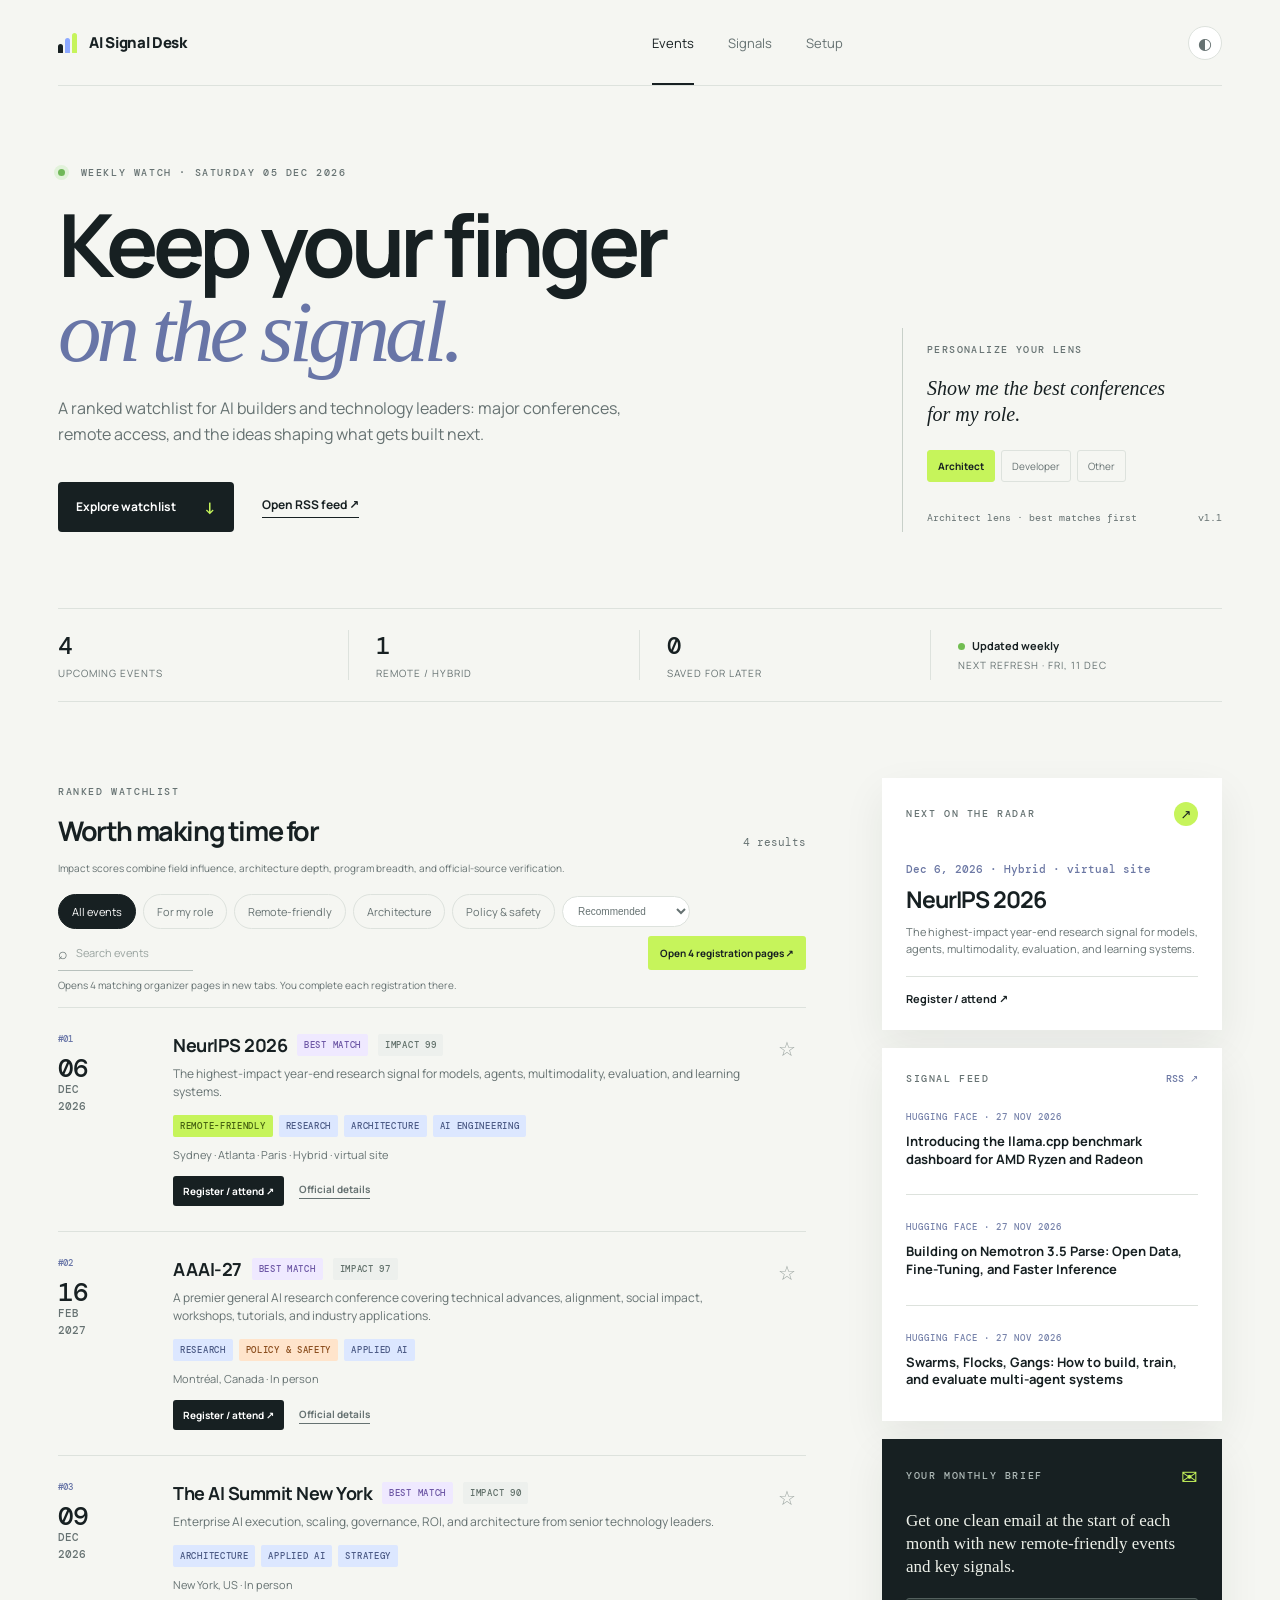
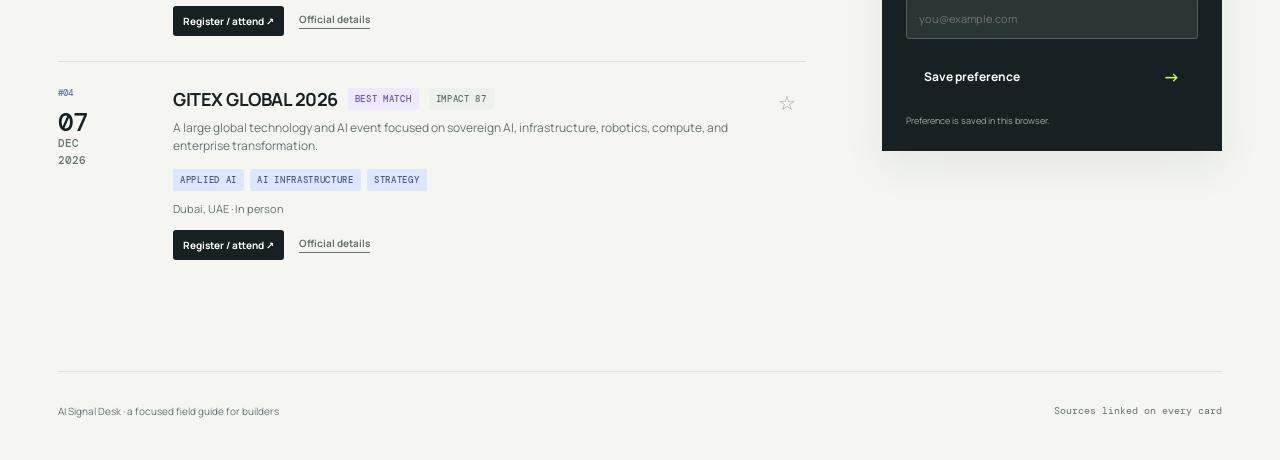
<file: index.html>
<!doctype html>
<html lang="en">
  <head>
    <meta charset="UTF-8" />
    <meta name="viewport" content="width=device-width, initial-scale=1.0" />
    <meta name="description" content="A ranked weekly watchlist for notable AI conferences, remote access, and architecture signals." />
    <title>AI Signal Desk</title>
    <link rel="preconnect" href="https://fonts.googleapis.com" />
    <link rel="preconnect" href="https://fonts.gstatic.com" crossorigin />
    <link href="https://fonts.googleapis.com/css2?family=DM+Mono:wght@400;500&family=Manrope:wght@400;500;600;700;800&display=swap" rel="stylesheet" />
    <link rel="stylesheet" href="styles.css" />
  </head>
  <body>
    <div class="app-shell">
      <header class="topbar">
        <a class="brand" href="#top" aria-label="AI Signal Desk home">
          <span class="brand-mark" aria-hidden="true"><i></i><i></i><i></i></span>
          <span>AI Signal Desk</span>
        </a>
        <nav class="topnav" aria-label="Primary navigation">
          <a class="active" href="#events">Events</a>
          <a href="#signals">Signals</a>
          <a href="#setup">Setup</a>
        </nav>
        <button class="icon-button" id="themeToggle" aria-label="Toggle color theme" title="Toggle color theme">◐</button>
      </header>

      <main id="top">
        <section class="hero">
          <div class="hero-copy">
            <div class="eyebrow"><span class="live-dot"></span> Weekly watch · <span id="watchDate">today</span></div>
            <h1>Keep your finger<br /><em>on the signal.</em></h1>
            <p class="hero-lede">A ranked watchlist for AI builders and technology leaders: major conferences, remote access, and the ideas shaping what gets built next.</p>
            <div class="hero-actions">
              <a class="button button-primary" href="#events">Explore watchlist <span>↓</span></a>
              <a class="text-link" href="feed.xml" target="_blank" rel="noreferrer">Open RSS feed ↗</a>
            </div>
          </div>
          <aside class="hero-note">
            <span class="note-label">Personalize your lens</span>
            <p class="role-prompt">Show me the best conferences for my role.</p>
            <div class="role-picker" role="group" aria-label="Choose your role">
              <button class="role-button active" data-role="architect">Architect</button>
              <button class="role-button" data-role="developer">Developer</button>
              <button class="role-button" data-role="other">Other</button>
            </div>
            <div class="note-footer"><span id="roleStatus">Architect lens · best matches first</span><span class="mono">v1.1</span></div>
          </aside>
        </section>

        <section class="metrics" aria-label="Watchlist summary">
          <div class="metric"><span class="metric-value" id="upcomingCount">—</span><span class="metric-label">upcoming events</span></div>
          <div class="metric"><span class="metric-value" id="remoteCount">—</span><span class="metric-label">remote / hybrid</span></div>
          <div class="metric"><span class="metric-value" id="savedCount">0</span><span class="metric-label">saved for later</span></div>
          <div class="metric metric-status"><span class="status-pill"><span class="status-dot"></span> Updated weekly</span><span class="metric-label">next refresh · <span id="nextRefresh">next Friday</span></span></div>
        </section>

        <section class="content-grid" id="events">
          <div class="events-column">
            <div class="section-heading">
              <div><span class="eyebrow">Ranked watchlist</span><h2>Worth making time for</h2></div>
              <span class="muted mono" id="resultCount">— results</span>
            </div>
            <p class="ranking-note">Impact scores combine field influence, architecture depth, program breadth, and official-source verification.</p>
            <div class="filters" role="toolbar" aria-label="Filter events">
              <button class="filter active" data-filter="all">All events</button>
              <button class="filter" data-filter="relevant">For my role</button>
              <button class="filter" data-filter="remote">Remote-friendly</button>
              <button class="filter" data-filter="architecture">Architecture</button>
              <button class="filter" data-filter="policy">Policy & safety</button>
              <label class="sort-box"><span class="sr-only">Sort events</span><select id="sortSelect"><option value="recommended">Recommended</option><option value="impact">Highest impact</option><option value="soonest">Soonest</option></select></label>
              <label class="search-box"><span aria-hidden="true">⌕</span><input id="searchInput" type="search" placeholder="Search events" /></label>
              <button class="bulk-button" id="openAllButton" type="button">Open all registration pages <span>↗</span></button>
            </div>
            <p class="bulk-note" id="bulkNote">Opens every matching organizer page in a new tab. You complete each registration there.</p>
            <div class="event-list" id="eventList" aria-live="polite"></div>
            <div class="empty-state hidden" id="emptyState">No events match that filter. Try a broader signal.</div>
          </div>

          <aside class="side-column">
            <section class="panel next-panel">
              <div class="panel-heading"><span class="eyebrow">Next on the radar</span><span class="mini-icon">↗</span></div>
              <div id="nextEvent"></div>
            </section>
            <section class="panel signal-panel" id="signals">
              <div class="panel-heading"><span class="eyebrow">Signal feed</span><a href="feed.xml" target="_blank" rel="noreferrer">RSS ↗</a></div>
              <div id="signalList"></div>
            </section>
            <section class="panel setup-panel" id="setup">
              <div class="panel-heading"><span class="eyebrow">Your monthly brief</span><span class="mail-icon">✉</span></div>
              <p>Get one clean email at the start of each month with new remote-friendly events and key signals.</p>
              <form id="subscribeForm">
                <label class="sr-only" for="emailInput">Email address</label>
                <input id="emailInput" type="email" placeholder="you@example.com" required />
                <button class="button button-dark" type="submit">Save preference <span>→</span></button>
              </form>
              <small id="subscribeStatus">Preference is saved in this browser.</small>
            </section>
          </aside>
        </section>
      </main>

      <footer class="footer"><span>AI Signal Desk · a focused field guide for builders</span><span class="mono">Sources linked on every card</span></footer>
    </div>
    <script src="app.js"></script>
  </body>
</html>
</file>
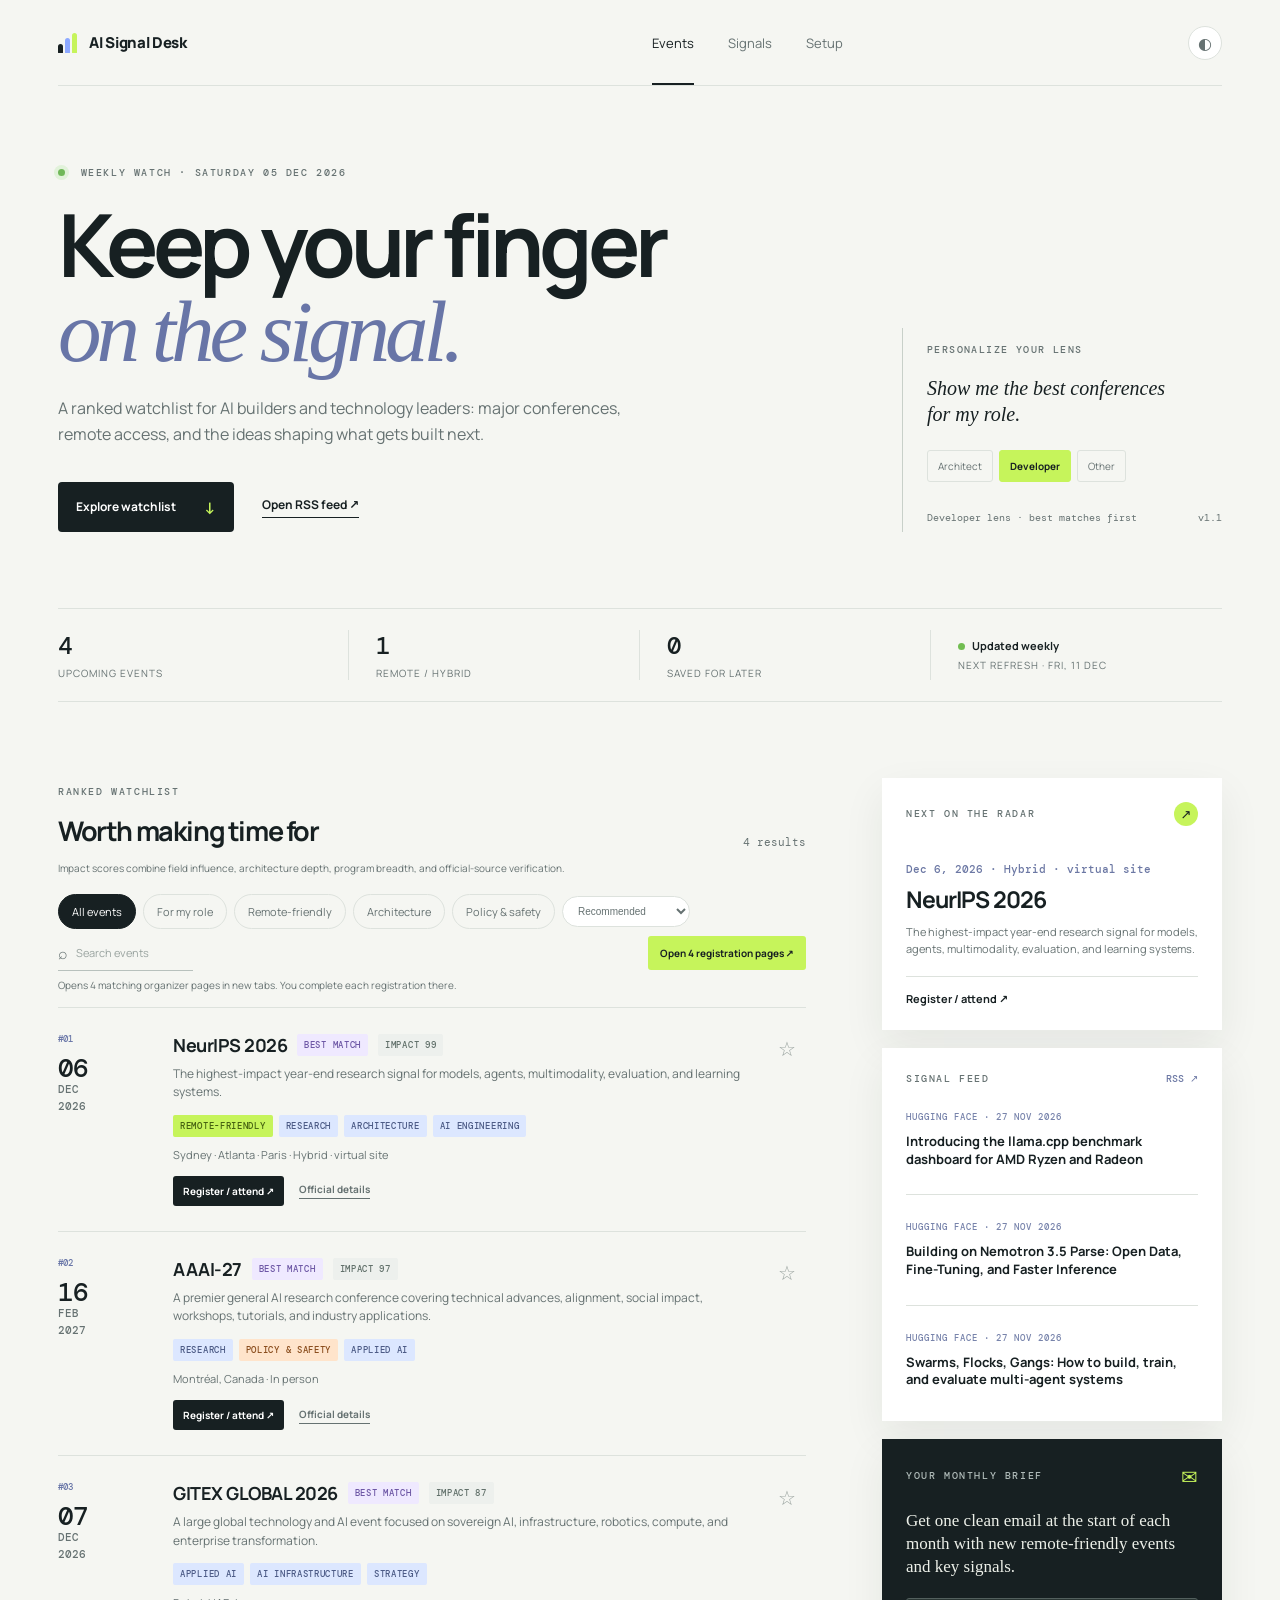
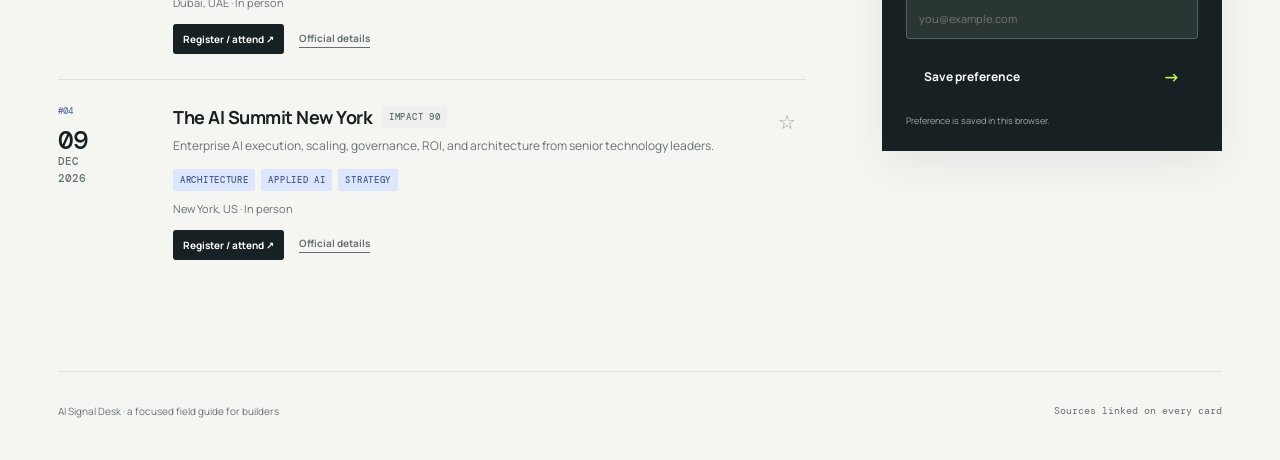
<file: dev.html>
<!doctype html>
<html lang="en">
  <head>
    <meta charset="UTF-8" />
    <meta name="viewport" content="width=device-width, initial-scale=1.0" />
    <meta http-equiv="refresh" content="0; url=index.html?role=developer" />
    <title>AI Signal Desk · Developer view</title>
  </head>
  <body>
    <p>Opening the Developer view… <a href="index.html?role=developer">Continue</a></p>
  </body>
</html>
</file>
<file: styles.css>
:root { --ink:#172022; --muted:#667272; --paper:#f5f6f2; --card:#fff; --line:#dde2dd; --accent:#c6f45b; --blue:#dce7ff; --orange:#ffb067; --shadow:0 16px 40px rgba(25,37,35,.07); }
* { box-sizing:border-box; }
html { scroll-behavior:smooth; }
body { margin:0; background:var(--paper); color:var(--ink); font-family:Manrope,system-ui,sans-serif; }
a { color:inherit; text-decoration:none; }
button,input { font:inherit; }
.app-shell { max-width:1440px; margin:0 auto; padding:0 58px; overflow:hidden; }
.topbar { height:86px; display:flex; align-items:center; justify-content:space-between; border-bottom:1px solid var(--line); }
.brand { display:flex; align-items:center; gap:11px; font-weight:800; font-size:15px; letter-spacing:-.3px; }
.brand-mark { display:flex; gap:2px; align-items:end; width:20px; height:20px; }
.brand-mark i { display:block; width:5px; border-radius:4px 4px 1px 1px; background:var(--ink); }
.brand-mark i:nth-child(1){height:9px}.brand-mark i:nth-child(2){height:15px;background:#8da9ff}.brand-mark i:nth-child(3){height:20px;background:var(--accent)}
.topnav { display:flex; gap:34px; margin-left:120px; font-size:13px; color:var(--muted); }.topnav a{padding:34px 0 31px}.topnav .active{color:var(--ink); border-bottom:2px solid var(--ink)}
.icon-button { border:1px solid var(--line); background:var(--card); border-radius:50%; width:34px; height:34px; cursor:pointer; color:var(--muted); }
.hero { padding:82px 0 76px; display:grid; grid-template-columns:minmax(0,1fr) 320px; gap:80px; align-items:end; }
.eyebrow { text-transform:uppercase; letter-spacing:1.6px; font:500 10px/1 DM Mono,monospace; color:var(--muted); }.live-dot{display:inline-block;width:7px;height:7px;background:#70b859;border-radius:50%;margin-right:8px;box-shadow:0 0 0 4px #e1f2da}
h1 { margin:24px 0 20px; font-size:clamp(53px,6.8vw,92px); line-height:.97; letter-spacing:-5px; font-weight:700; }.hero h1 em{font-family:Georgia,serif;font-weight:400;letter-spacing:-5px;color:#6875a7}
.hero-lede { max-width:600px; color:var(--muted); font-size:16px; line-height:1.65; margin:0; }.hero-actions{display:flex;gap:28px;align-items:center;margin-top:34px}.button{border:0;border-radius:4px;padding:14px 18px;font-size:12px;font-weight:700;cursor:pointer;display:inline-flex;align-items:center;gap:28px}.button-primary{background:var(--ink);color:white}.button-primary span{color:var(--accent);font-size:16px}.button-dark{background:var(--ink);color:#fff;width:100%;justify-content:space-between;margin-top:12px}.button-dark span{color:var(--accent);font-size:17px}.text-link{font-size:12px;font-weight:700;border-bottom:1px solid var(--ink);padding-bottom:4px}
.hero-note{border-left:1px solid #c8d0c9;padding:8px 0 8px 24px}.note-label{font:500 10px DM Mono,monospace;text-transform:uppercase;letter-spacing:1.4px;color:var(--muted)}.hero-note p{font:italic 20px/1.32 Georgia,serif;margin:17px 0 22px;max-width:240px}.note-footer{font:10px DM Mono,monospace;color:var(--muted);display:flex;justify-content:space-between;gap:12px}.mono{font-family:DM Mono,monospace}.role-picker{display:flex;flex-wrap:wrap;gap:6px;margin-bottom:29px}.role-button{border:1px solid var(--line);background:transparent;border-radius:3px;padding:8px 10px;font-size:10px;color:var(--muted);cursor:pointer}.role-button:hover,.role-button.active{background:var(--accent);border-color:var(--accent);color:var(--ink);font-weight:700}
.metrics{display:grid;grid-template-columns:repeat(4,1fr);border-top:1px solid var(--line);border-bottom:1px solid var(--line);padding:21px 0;margin-bottom:76px}.metric{display:flex;flex-direction:column;gap:5px;border-right:1px solid var(--line);padding:0 27px}.metric:first-child{padding-left:0}.metric:last-child{border-right:0}.metric-value{font:500 24px DM Mono,monospace;letter-spacing:-1px}.metric-label{font-size:10px;color:var(--muted);text-transform:uppercase;letter-spacing:1px}.metric-status{justify-content:center}.status-pill{font-size:11px;font-weight:700}.status-dot{width:7px;height:7px;background:#71bd51;display:inline-block;border-radius:50%;margin-right:5px}
.content-grid{display:grid;grid-template-columns:minmax(0,1fr) 340px;gap:76px}.section-heading{display:flex;align-items:end;justify-content:space-between;margin-bottom:29px}.section-heading h2{font-size:27px;letter-spacing:-1.4px;margin:12px 0 0}.muted{color:var(--muted);font-size:11px}.filters{display:flex;gap:7px;align-items:center;margin-bottom:7px;flex-wrap:wrap}.filter{border:1px solid var(--line);background:transparent;border-radius:50px;padding:9px 13px;font-size:11px;color:var(--muted);cursor:pointer}.filter:hover,.filter.active{background:var(--ink);border-color:var(--ink);color:#fff}.sort-box select{border:1px solid var(--line);background:var(--card);color:var(--muted);border-radius:50px;padding:8px 27px 8px 11px;font-size:10px;outline:0}.search-box{border-bottom:1px solid #b8c1bd;display:flex;align-items:center;gap:6px;padding:6px 0;width:135px;color:var(--muted)}.search-box input{border:0;outline:0;background:transparent;width:100%;font-size:11px}.search-box input::placeholder{color:#9aa4a0}.bulk-button{border:0;background:var(--accent);color:var(--ink);border-radius:3px;padding:10px 12px;font-size:10px;font-weight:700;cursor:pointer;margin-left:auto}.bulk-button span{font-size:14px;margin-left:8px}.bulk-button:disabled{opacity:.45;cursor:not-allowed}.bulk-note{font-size:10px;color:var(--muted);margin:0 0 15px}
.ranking-note{font-size:10px;color:var(--muted);margin:-17px 0 19px;max-width:620px}
.event-list{display:flex;flex-direction:column}.event-card{display:grid;grid-template-columns:95px minmax(0,1fr) 38px;gap:20px;padding:25px 0;border-top:1px solid var(--line);transition:background .2s}.event-card:hover{background:rgba(255,255,255,.55)}.event-date{font:500 11px/1.55 DM Mono,monospace;text-transform:uppercase;color:var(--muted)}.event-rank{display:block;color:#6875a7;font-size:9px;margin-bottom:8px}.event-date strong{font:500 26px/1 DM Mono,monospace;color:var(--ink);display:block;letter-spacing:-1.5px}.event-title-row{display:flex;align-items:center;gap:10px;flex-wrap:wrap}.event-title{font-size:18px;letter-spacing:-.5px;margin:0 0 8px;font-weight:700}.match-badge,.impact-score{font:500 9px DM Mono,monospace;text-transform:uppercase;letter-spacing:.7px;padding:5px 7px;border-radius:2px;margin-bottom:8px}.match-badge{background:#efe9ff;color:#6d57a5}.impact-score{background:#edf0ed;color:#61706a}.event-description{font-size:12px;line-height:1.55;color:var(--muted);max-width:620px;margin:0 0 13px}.tags{display:flex;flex-wrap:wrap;gap:6px}.tag{font:500 9px DM Mono,monospace;text-transform:uppercase;letter-spacing:.7px;padding:5px 7px;border-radius:2px;background:var(--blue);color:#4c5b86}.tag.remote{background:var(--accent);color:#456111}.tag.policy{background:#ffe4cb;color:#8a4d1d}.event-location{font-size:11px;color:var(--muted);margin-top:10px}.event-actions{display:flex;align-items:center;gap:15px;margin-top:14px}.event-register,.event-details{font-size:10px;font-weight:700}.event-register{background:var(--ink);color:var(--card);padding:8px 10px;border-radius:3px}.event-details{color:var(--muted);border-bottom:1px solid var(--muted);padding-bottom:2px}.save-button{border:0;background:transparent;color:#9aa4a0;font-size:20px;cursor:pointer;height:32px}.save-button.saved{color:#d28332}.event-card.saved-card{background:rgba(198,244,91,.12)}.empty-state{padding:50px 0;text-align:center;color:var(--muted);font-size:13px}.hidden{display:none!important}
.side-column{display:flex;flex-direction:column;gap:18px}.panel{background:var(--card);box-shadow:var(--shadow);padding:24px}.panel-heading{display:flex;justify-content:space-between;align-items:center}.panel-heading a{font:500 10px DM Mono,monospace;color:#6c78a4}.mini-icon{width:24px;height:24px;border-radius:50%;background:var(--accent);display:grid;place-items:center;font-size:13px}.next-event{margin-top:30px}.next-event h3{font-size:23px;line-height:1.12;letter-spacing:-1px;margin:9px 0 12px}.next-event p{font-size:11px;line-height:1.5;color:var(--muted);margin:0 0 18px}.next-date{font:500 11px DM Mono,monospace;color:#6c78a4}.next-link{display:block;border-top:1px solid var(--line);padding-top:14px;margin-top:19px;font-size:11px;font-weight:700}.signal-item{padding:18px 0;border-bottom:1px solid var(--line)}.signal-item:last-child{border-bottom:0;padding-bottom:0}.signal-source{font:500 9px DM Mono,monospace;color:#7783ab;text-transform:uppercase;letter-spacing:1px}.signal-item h3{font-size:13px;line-height:1.35;margin:8px 0}.signal-item p{font-size:10px;line-height:1.45;color:var(--muted);margin:0}.setup-panel{background:var(--ink);color:#fff}.setup-panel .eyebrow{color:#aeb9b7}.mail-icon{color:var(--accent);font-size:20px}.setup-panel p{font:17px/1.35 Georgia,serif;margin:20px 0 20px;color:#edf0e9}.setup-panel input{width:100%;border:1px solid #53605e;background:#2a3634;color:white;border-radius:3px;padding:12px;font-size:11px}.setup-panel input:focus{outline:1px solid var(--accent)}.setup-panel small{color:#9eaaa7;display:block;font-size:9px;margin-top:12px}.footer{display:flex;justify-content:space-between;border-top:1px solid var(--line);padding:32px 0 42px;margin-top:86px;color:var(--muted);font-size:10px}
.sr-only{position:absolute;width:1px;height:1px;padding:0;margin:-1px;overflow:hidden;clip:rect(0,0,0,0);white-space:nowrap;border:0}
body.dark{--ink:#edf2ea;--muted:#9ca9a3;--paper:#172022;--card:#22302d;--line:#3a4743;--blue:#35415e;--accent:#c6f45b;--orange:#ffb067}.dark .brand-mark i:first-child{background:var(--ink)}.dark .search-box input{color:#fff}.dark .hero-note{border-color:#4c5c56}.dark .event-card:hover{background:#2a3935}.dark .button-dark{background:var(--accent);color:#172022}.dark .button-dark span{color:#172022}.dark .setup-panel{background:#101817}
@media (max-width:900px){.app-shell{padding:0 24px}.hero{grid-template-columns:1fr;gap:38px;padding:64px 0}.hero-note{max-width:390px}.content-grid{grid-template-columns:1fr;gap:48px}.side-column{display:grid;grid-template-columns:1fr 1fr}.setup-panel{grid-column:1/-1}.metrics{margin-bottom:55px}}
@media (max-width:600px){.topbar{height:72px}.topnav{display:none}.hero{padding:51px 0}.hero h1{font-size:55px;letter-spacing:-3px}.hero h1 em{letter-spacing:-3px}.hero-lede{font-size:14px}.metrics{grid-template-columns:1fr 1fr;gap:20px;padding:20px 0}.metric{padding:0 12px;border-right:0}.metric:first-child{padding-left:0}.metric-status{grid-column:1/-1;align-items:start;padding:0}.content-grid{gap:36px}.section-heading h2{font-size:23px}.section-heading .muted{display:none}.search-box{order:5;width:100%;margin:4px 0 0}.bulk-button{order:6;width:100%;margin-left:0}.event-card{grid-template-columns:61px minmax(0,1fr) 25px;gap:12px;padding:21px 0}.event-date strong{font-size:20px}.event-title{font-size:15px}.event-description{font-size:11px}.event-actions{gap:10px;flex-wrap:wrap}.side-column{display:flex}.footer{flex-direction:column;gap:10px}}
</file>
